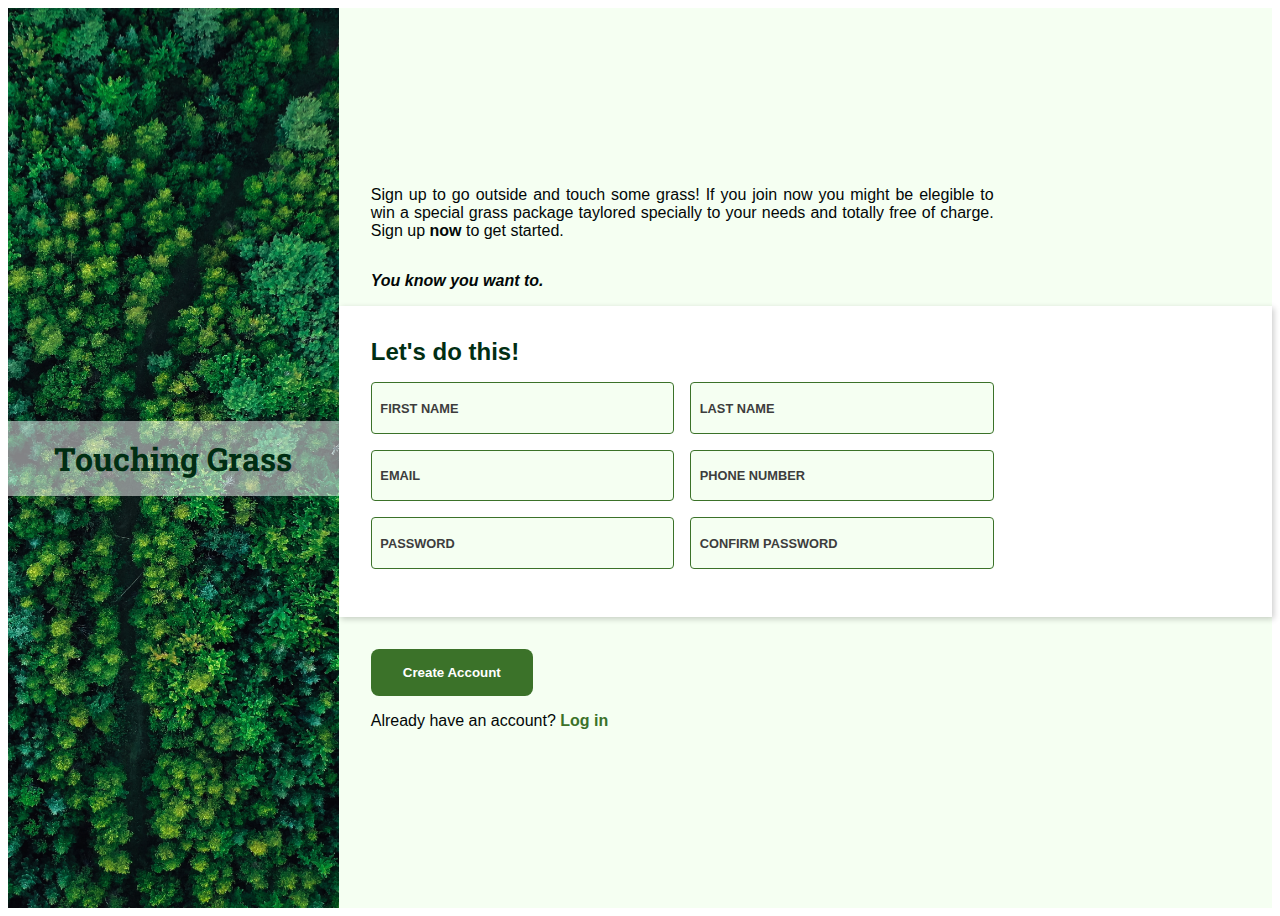
<file: index.html>
<!DOCTYPE html>
<html lang="en">
<head>
    <meta charset="UTF-8">
    <meta http-equiv="X-UA-Compatible" content="IE=edge">
    <meta name="viewport" content="width=device-width, initial-scale=1.0">
    <title>Sign up form</title>
    <link rel="stylesheet" href="./style.css">
    <link rel="stylesheet" href="https://necolas.github.io/normalize.css/latest/normalize.css">
    <script src="./script.js" defer></script>
</head>
<body>
    <section class="hero">
        <div class="logoBG">
            <h1>Touching Grass</h1>
        </div>
    </section>

    <section class="main">
        <p>Sign up to go outside and touch some grass! If you join now you might be elegible to win a special grass package taylored specially to your needs and totally free of charge. Sign up <strong>now</strong> to get started.</p>
        <p><i>You know you want to.</i></p>
        
        <form id="form" action="results.html" method="get" class="mainForm">
            <div class="formLabel">
                
                <h2>Let's do this!</h2>
                
                <div class="inputs">
                    <div class="input">
                        <input type="text" name="firstName" id="firstName" required>
                        <label for="firstName">First name</label>
                    </div>
                    
                    <div class="input">
                        <input type="text" name="lastName" id="lastName" required>
                        <label for="lastName">Last name</label>
                    </div>
                    
                    <div class="input">
                        <input type="email" name="email" id="email" required>
                        <label for="email">Email</label>
                    </div>
                    
                    <div class="input">
                        <input type="tel" name="phoneNumber" id="phoneNumber" required>
                        <label for="phoneNumber">Phone number</label>
                    </div>
                    
                    <div class="input">
                        <input type="password" name="password" id="password" required>
                        <label for="password">Password</label>
                    </div>
                    
                    <div class="input">
                        <input type="password" name="confirmPw" id="confirmPw" required>
                        <label for="confirmPw">Confirm password</label>
                    </div>

                    <div class="errorMessage" id="pwErrorMessage"></div>

                </div>
            </div>
            <button type="submit">Create Account</button>
        </form>
        
        <p id="login">Already have an account? <a href="https://github.com/Vimpandra?tab=repositories" target="_blank">Log in</a></p>

    </section>
</body>
</html>
</file>
<file: style.css>
@font-face {
    font-family: 'OpenSans';
    src: url(./fonts/OpenSans-VariableFont_wdth.ttf);
    font-family: 'RobotoSlab';
    src: url(./fonts/RobotoSlab-VariableFont_wght.ttf);
}
h1, h2, h3, h4, h5, h6 {
    margin: 0;
    padding: 0;
}

:root {
    --darkText: #020707;
    --titles: #012E13;
    --hilights: #3B7229;
    --lightBG: #f5fff2;
}

body {
    display: flex;
}

/* HERO BANNER */ 

.hero {
    width: 35vw;
    height: 100vh;
    background-image: url(./images/tim-foster-_jN46g5t2wk-unsplash.jpg);
    background-color: green;
    background-repeat: no-repeat;
    background-position: center;
    background-size: cover;
    display: flex;
    align-items: center;
    justify-content: center;
}

.hero .logoBG {
    background-color: rgba(265, 265, 265, 0.5);
    width: 100%;
}

.hero .logoBG h1 {
    color: var(--titles);
    text-align: center;
    padding: 1rem 0;
    font-family: 'RobotoSlab', sans-serif;
}

/* MAIN FORM */

.main {
    background-color: var(--lightBG);
    width: 100%;
    font-family: 'OpenSans', sans-serif;
    display: flex;
    flex-direction: column;
    justify-content: center;
}

.main button {
    margin-top: 2rem;
    margin-left: 2rem;
    border: none;
    color: white;
    cursor: pointer;
    background-color: var(--hilights);
    padding: 1rem 2rem;
    border-radius: 8px;
    font-weight: bold;
    width: fit-content;
}

.main button:hover {
    opacity: 0.9;
}
.main button:active {
    box-shadow: inset 2px 2px 2px 2px rgba(0, 0, 0, 0.2);
}

.main p {
    max-width: 70ch;
    min-width: 30ch;
    color: var(--darkText);
    padding-left: 2rem;
    padding-right: 2rem;
    font-size: clamp(0.8rem, 1rem, 1.4rem);
    text-align: justify;
}
.main p i {
    font-weight: bold;
}

#login {
    font-size: 1rem;
}

#login a {
    color: var(--hilights);
    text-decoration: none;
    font-weight: bold;
}
#login a:visited {
    color: var(--titles);
}

.formLabel {
    background-color: white;
    padding: 2rem;
    box-shadow: 2px 2px 6px rgba(0, 0, 0, 0.2);
}

.mainForm h2 {
    color: var(--titles);
    margin-bottom: 1rem;
}

.inputs {
    width: 70ch;
    display: grid;
    grid-template-columns: 1fr 1fr;
    column-gap: 1em;
    row-gap: 1rem;
}

.input {
    display: flex;
    flex-direction: column;
    position: relative;
}

.input input {
    padding-top: 1.4rem;
    padding-bottom: 0.6rem;
    padding-left: 0.6rem;
    padding-right: 0.6rem;
    border: 1px solid var(--hilights);
    border-radius: 4px;
    color: var(--darkText);
    position: relative;
    font-size: 1rem;
    background-color: var(--lightBG);
}

.input label {
    text-transform: uppercase;
    font-weight: 800;
    font-size: 0.8rem;
    color: #3d3d3d;
    margin-bottom: 0.2rem;
    position: absolute;
    left: 0.6rem;
    top: 50%;
    transform: translateY(-50%);
    transition: all 0.2s;
}


.input input:focus {
    background-color: white;
    box-shadow: 2px 2px 6px rgba(0, 0, 0, 0.2);
}


.input input:required {
    border: 1px solid var(--hilights);
}

.input input:focus ~ label,
.input input.filled ~ label {
    font-size: 0.6rem;
    top: 1rem; 
}

.errorMessage {
    color: red;
}
</file>
